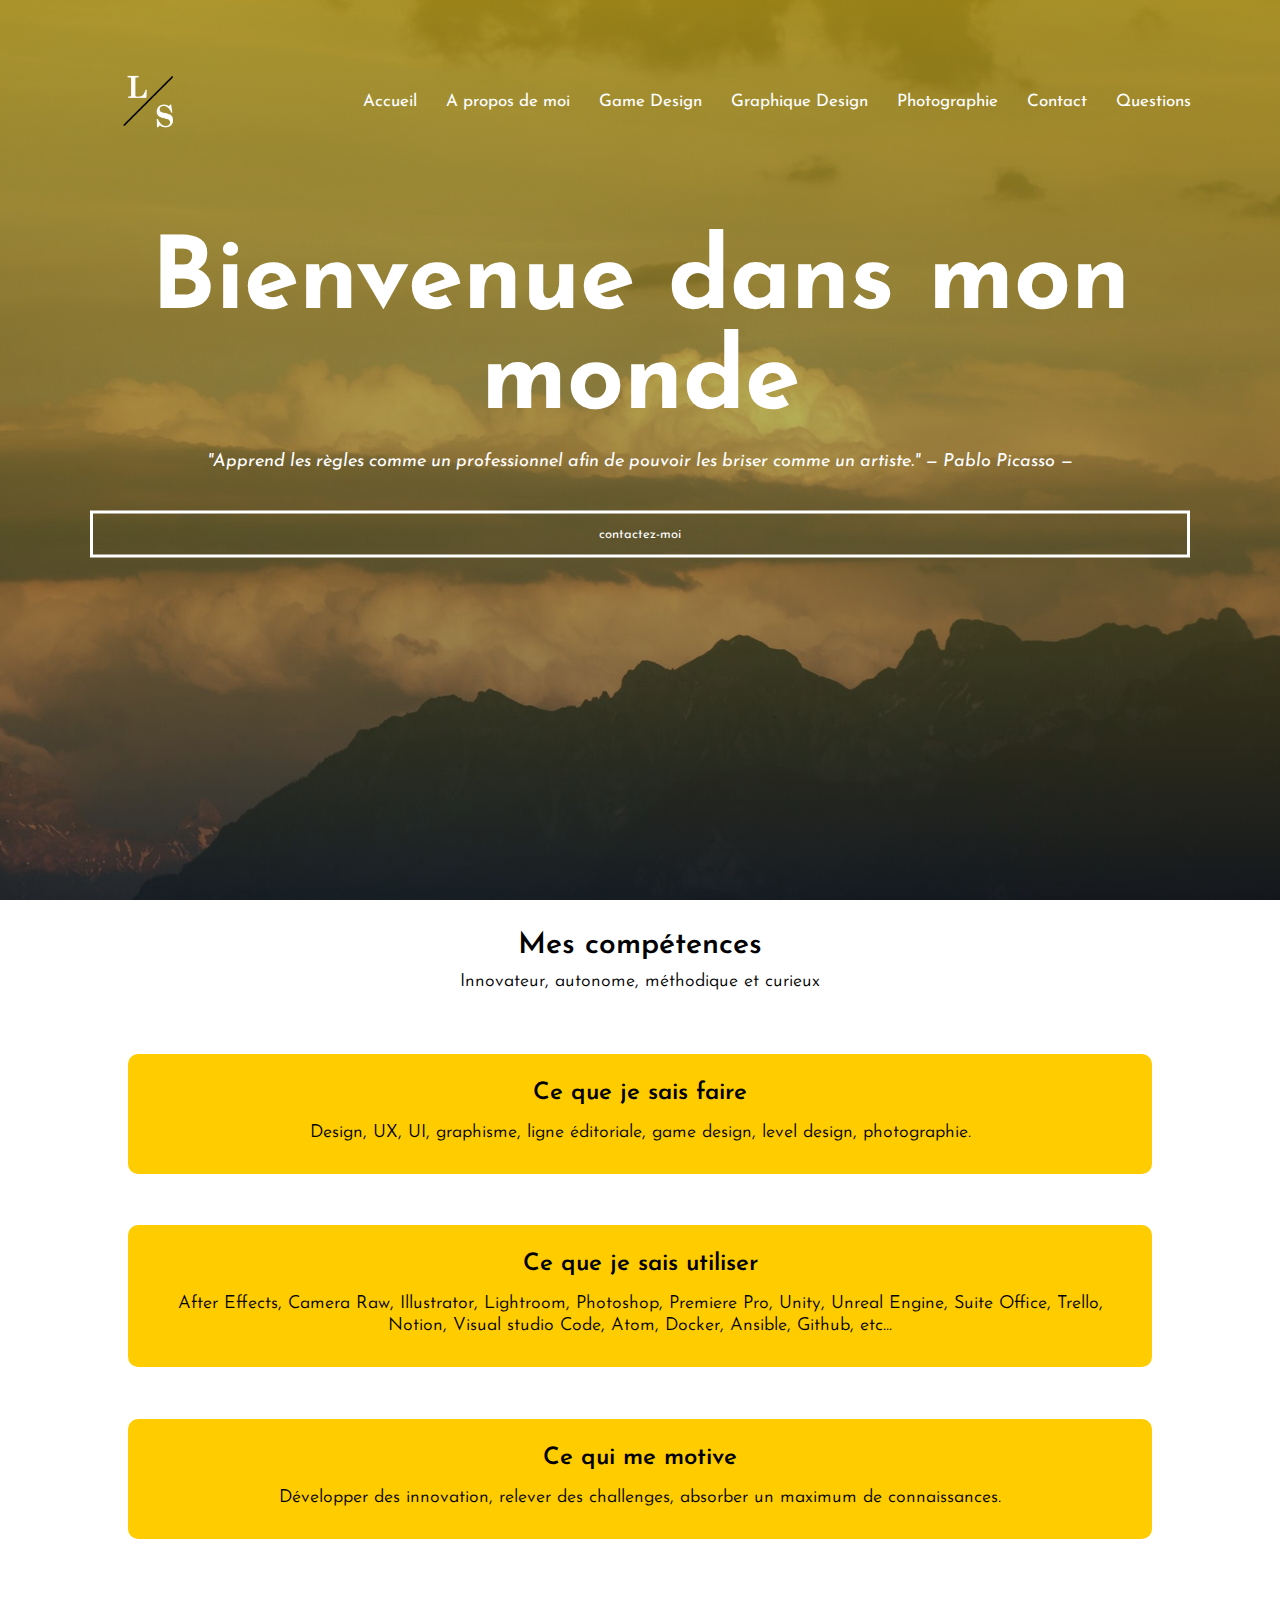
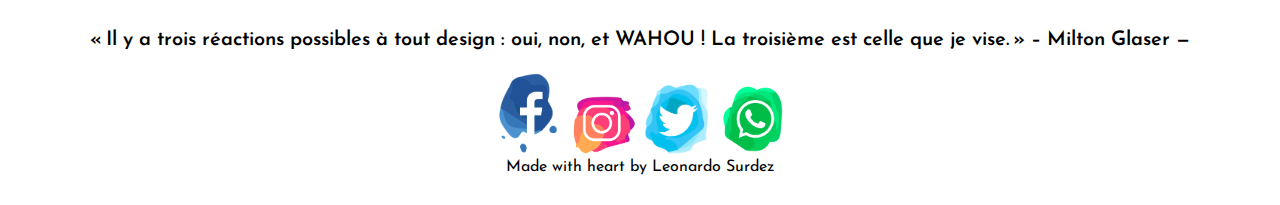
<file: index.html>
<!DOCTYPE html>
<html lang="fr">
<head>
    <meta charset="UTF-8">
    <meta http-equiv="X-UA-Compatible" content="IE=edge">
    <meta name="viewport" content="width=device-width, initial-scale=1.0">
    <title>Home</title>
    <link rel="icon" type="image/x-icon" href="./images/FavIconLogo.png">
    <link rel="stylesheet" href="style.css">
    <link rel="preconnect" href="https://fonts.googleapis.com">
    <link rel="preconnect" href="https://fonts.gstatic.com" crossorigin>
    <link href="https://fonts.googleapis.com/css2?family=Josefin+Sans:wght@300;400;700&display=swap" rel="stylesheet"> 
</head>
<body>
    <section class="header">
        <nav>
            <a href="index.html"><img src="./images/Logo.png" alt="Logo"></a>
            <div class="navigation-links" id="navigationLinks">
                <img src="./images/CloseMenuIcon.png" class="closeMenuIcon" onclick="hideMenu()" alt="CloseMenuIcon"></img>
                <ul>
                    <li><a href="index.html">Accueil</a></li>
                    <li><a href="aboutMe.html">A propos de moi</a></li>
                    <li><a href="gameDesign.html">Game Design</a></li>
                    <li><a href="graphicDesign.html">Graphique Design</a></li>
                    <li><a href="photography.html">Photographie</a></li>
                    <li><a href="contact.html">Contact</a></li>
                    <li><a href="questions.html">Questions</a></li>
                </ul>
            </div>        
        <img src="./images/BurgerMenuIcon.png" class="burgerMenuIcon" onclick="showMenu()" alt="BurgerMenuIcon"></img>
        </nav>
<div class="text-box">
    <h1>Bienvenue dans mon monde</h1>
    <cite>"Apprend les règles comme un professionnel afin de pouvoir les briser comme un artiste." — Pablo Picasso — </cite>
    <a href="contact.html" class="contact-button">contactez-moi</a>
</div>
    </section>
<!-- About me Page -->
<section class="aboutMeRecap">
    <h1>Mes compétences</h1>
    <p>Innovateur, autonome, méthodique et curieux</p>

    <div class="aboutMeRecaprow">
        <div class="aboutMeRecap-col">
            <h3> 
                Ce que je sais faire
            </h3>
            <p>
                Design, UX, UI, graphisme, ligne éditoriale, game design, level design, photographie.
            </p>
        </div>
        <div class="aboutMeRecap-col">
            <h3> 
                Ce que je sais utiliser
            </h3>
            <p>
                After Effects, Camera Raw, Illustrator, Lightroom, Photoshop, Premiere Pro, Unity, Unreal Engine, Suite Office, Trello, Notion,  Visual studio Code, Atom, Docker, Ansible, Github, etc...
            </p>
        </div>
        <div class="aboutMeRecap-col">
            <h3> 
                Ce qui me motive 
            </h3>
            <p>
                Développer des innovation, relever des challenges, absorber un maximum de connaissances.
            </p>
        </div>
    </div>

    
</section>
<!-- JavaScript Responsive Web Design -->
<script>
    var navigationLinks = document.getElementById("navigationLinks");
    function showMenu(){navigationLinks.style.right = "0"};
    function hideMenu(){navigationLinks.style.right = "-200px"};
</script>
<section class="footer">
    <div>
        <h4> 
            « Il y a trois réactions possibles à tout design : oui, non, et WAHOU ! La troisième est celle que je vise. » – Milton Glaser — 
        </h4>
        <a href="https://fr-fr.facebook.com/Meta"><img src="./images/FacebookIcon.png" alt="Facebook"></a>
        <a href="https://www.instagram.com/instagram/"><img src="./images/instagramIcon.png" alt="Instagram"></a>
        <a href="https://https://twitter.com/Twitter"><img src="./images/TwitterIcon.png" alt="Twitter"></a>
        <a href="https://web.whatsapp.com"><img src="./images/WhatsAppIcon.png" alt="WhatsApp"></a>

        <p>Made with heart by Leonardo Surdez</p>
    </div>
</section>
</body>
</html>
</file>
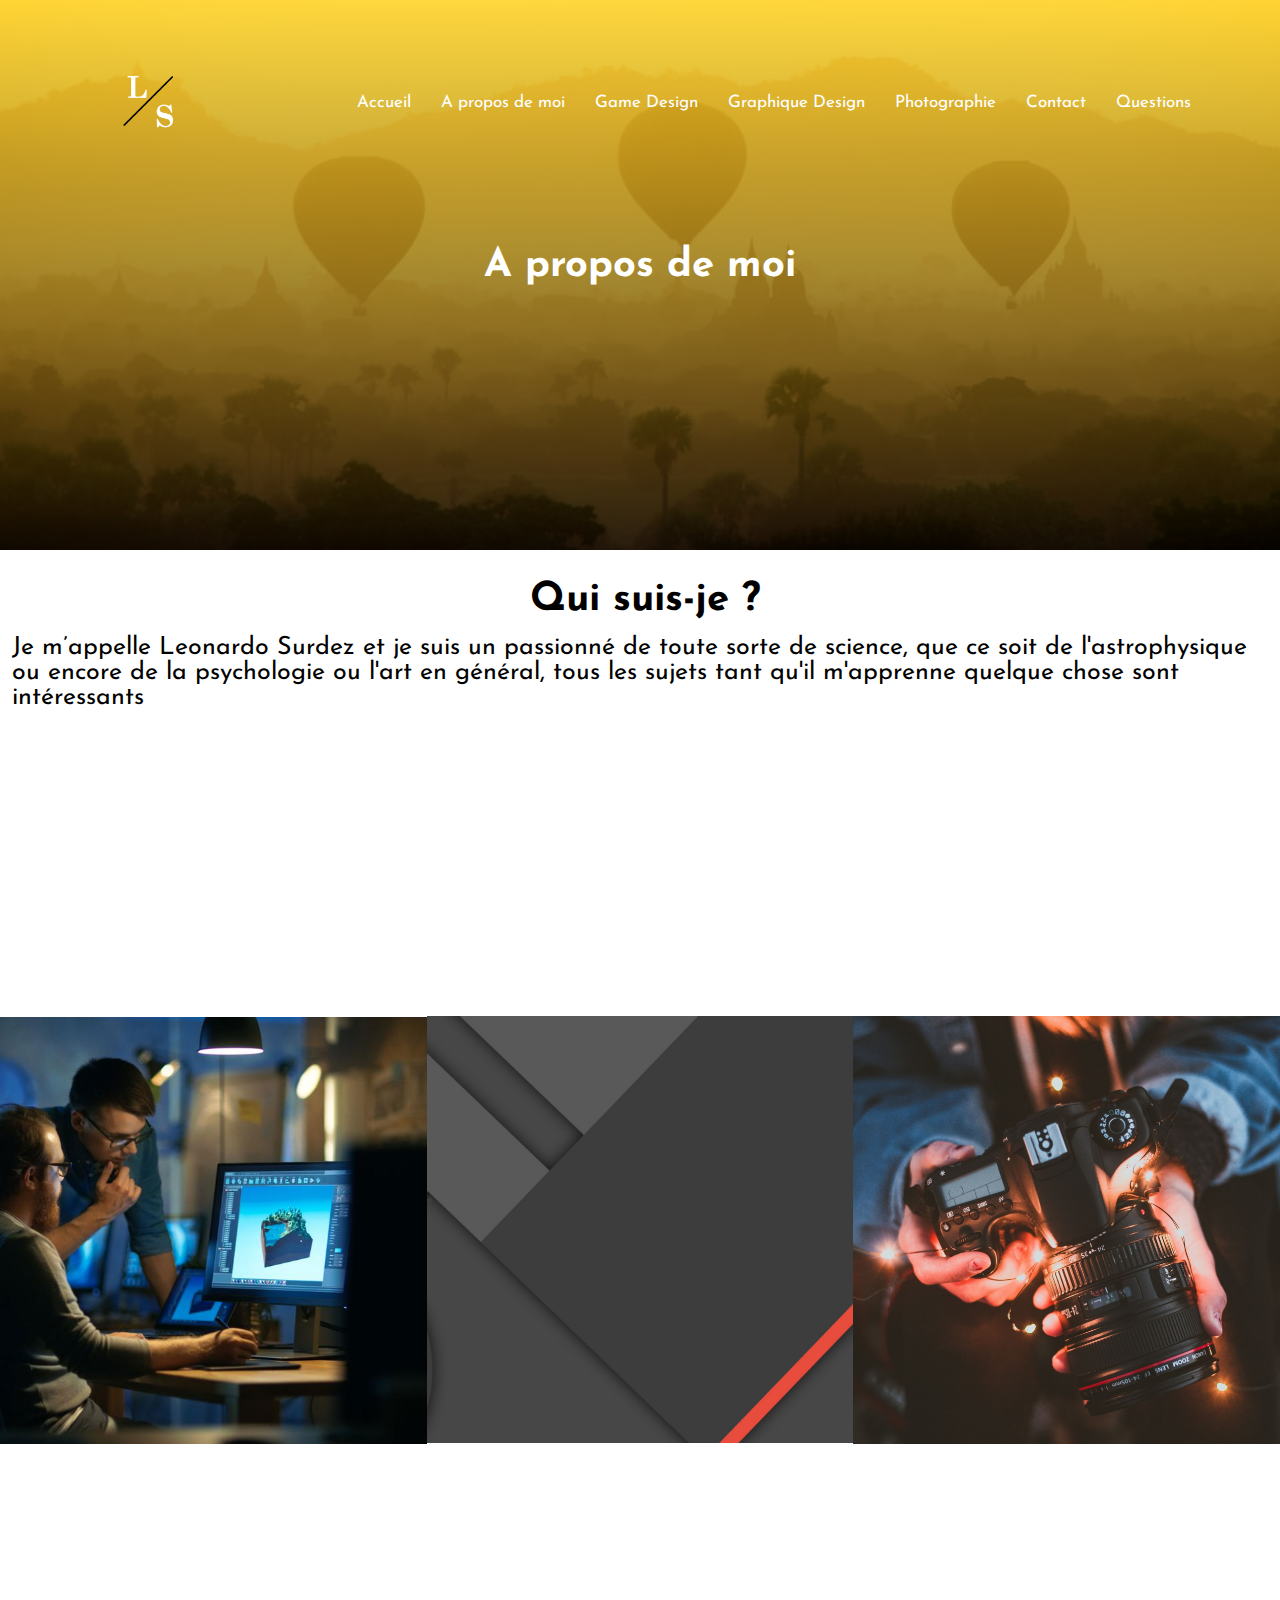
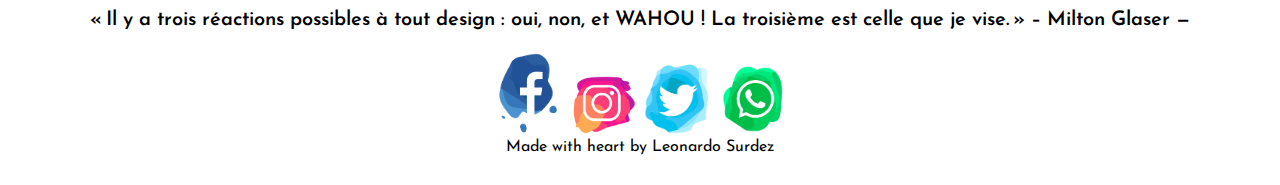
<file: aboutMe.html>
<!DOCTYPE html>
<html lang="fr">
<head>
    <meta charset="UTF-8">
    <meta http-equiv="X-UA-Compatible" content="IE=edge">
    <meta name="viewport" content="width=device-width, initial-scale=1.0">
    <title>A propos</title>
    <link rel="stylesheet" href="style.css">
    <link rel="stylesheet" href="styleAboutMe.css">
    <link rel="icon" type="image/x-icon" href="./images/FavIconLogo.png">
    <link rel="preconnect" href="https://fonts.googleapis.com">
    <link rel="preconnect" href="https://fonts.gstatic.com" crossorigin>
    <link href="https://fonts.googleapis.com/css2?family=Josefin+Sans:wght@300;400;700&display=swap" rel="stylesheet"> 
</head>
<body>
    <section class="sub-header">
        <nav>
            <a href="index.html"><img src="./images/Logo.png" alt="Logo"></a>
            <div class="navigation-links" id="navigationLinks">
                <img src="./images/CloseMenuIcon.png" class="closeMenuIcon" onclick="hideMenu()" alt="CloseMenuIcon"></img>
                <ul>
                    <li><a href="index.html">Accueil</a></li>
                    <li><a href="aboutMe.html">A propos de moi</a></li>
                    <li><a href="gameDesign.html">Game Design</a></li>
                    <li><a href="graphicDesign.html">Graphique Design</a></li>
                    <li><a href="photography.html">Photographie</a></li>
                    <li><a href="contact.html">Contact</a></li>
                    <li><a href="questions.html">Questions</a></li>
                </ul>
            </div>           
            <img src="./images/BurgerMenuIcon.png" class="burgerMenuIcon" onclick="showMenu()"></img>
        </nav>
        </div>
            <h1>A propos de moi</h1>
        </div>
    </section>
<!-- First layer -->
    <section class="aboutMe">
            <div class="aboutMerow">
                <div class="aboutMe-col">
                    <h1> 
                        Qui suis-je ?
                    </h1>
                    <p>
                        Je m’appelle Leonardo Surdez et je suis un passionné de toute sorte de science, que ce soit de l'astrophysique ou encore de la psychologie ou l'art en général, tous les sujets tant qu'il m'apprenne quelque chose sont intéressants 
                    </p>
                </div>
            </div>
    </section>
<!-- second layer  -->
    <section class="aboutMeRedirection">
        <div class="aboutMeRedirectionrow">
            <div class="aboutMeRedirection-col1">
                <div class="layer">
                    <h3>GAME DESIGN</h3>
                </div>
            </div>
            <div class="aboutMeRedirection-col2">
                <div class="layer">
                    <h3>GRAPHIC DESIGN</h3>
                </div>
            </div>
            <div class="aboutMeRedirection-col3">
                <!-- <img src="/images/photographyPicture.jpeg"> -->
                <div class="layer">
                    <h3>PHOTOGRAPHIE</h3>
                </div>
            </div>
        </div>
    </section>
    <script>
        var navigationLinks = document.getElementById("navigationLinks");
        function showMenu(){navigationLinks.style.right = "0"}
        function hideMenu(){navigationLinks.style.right = "-200px"}
    </script>
<section class="footer">
    <div>
        <h4> 
            « Il y a trois réactions possibles à tout design : oui, non, et WAHOU ! La troisième est celle que je vise. » – Milton Glaser — 
        </h4>
        <a href="https://fr-fr.facebook.com/Meta"><img src="./images/FacebookIcon.png" alt="Facebook"></a>
        <a href="https://www.instagram.com/instagram/"><img src="./images/instagramIcon.png" alt="Instagram"></a>
        <a href="https://https://twitter.com/Twitter"><img src="./images/TwitterIcon.png" alt="Twitter"></a>
        <a href="https://web.whatsapp.com"><img src="./images/WhatsAppIcon.png" alt="WhatsApp"></a>

        <p>Made with heart by Leonardo Surdez</p>
    </div>
</section>
</body>
</html>
</file>
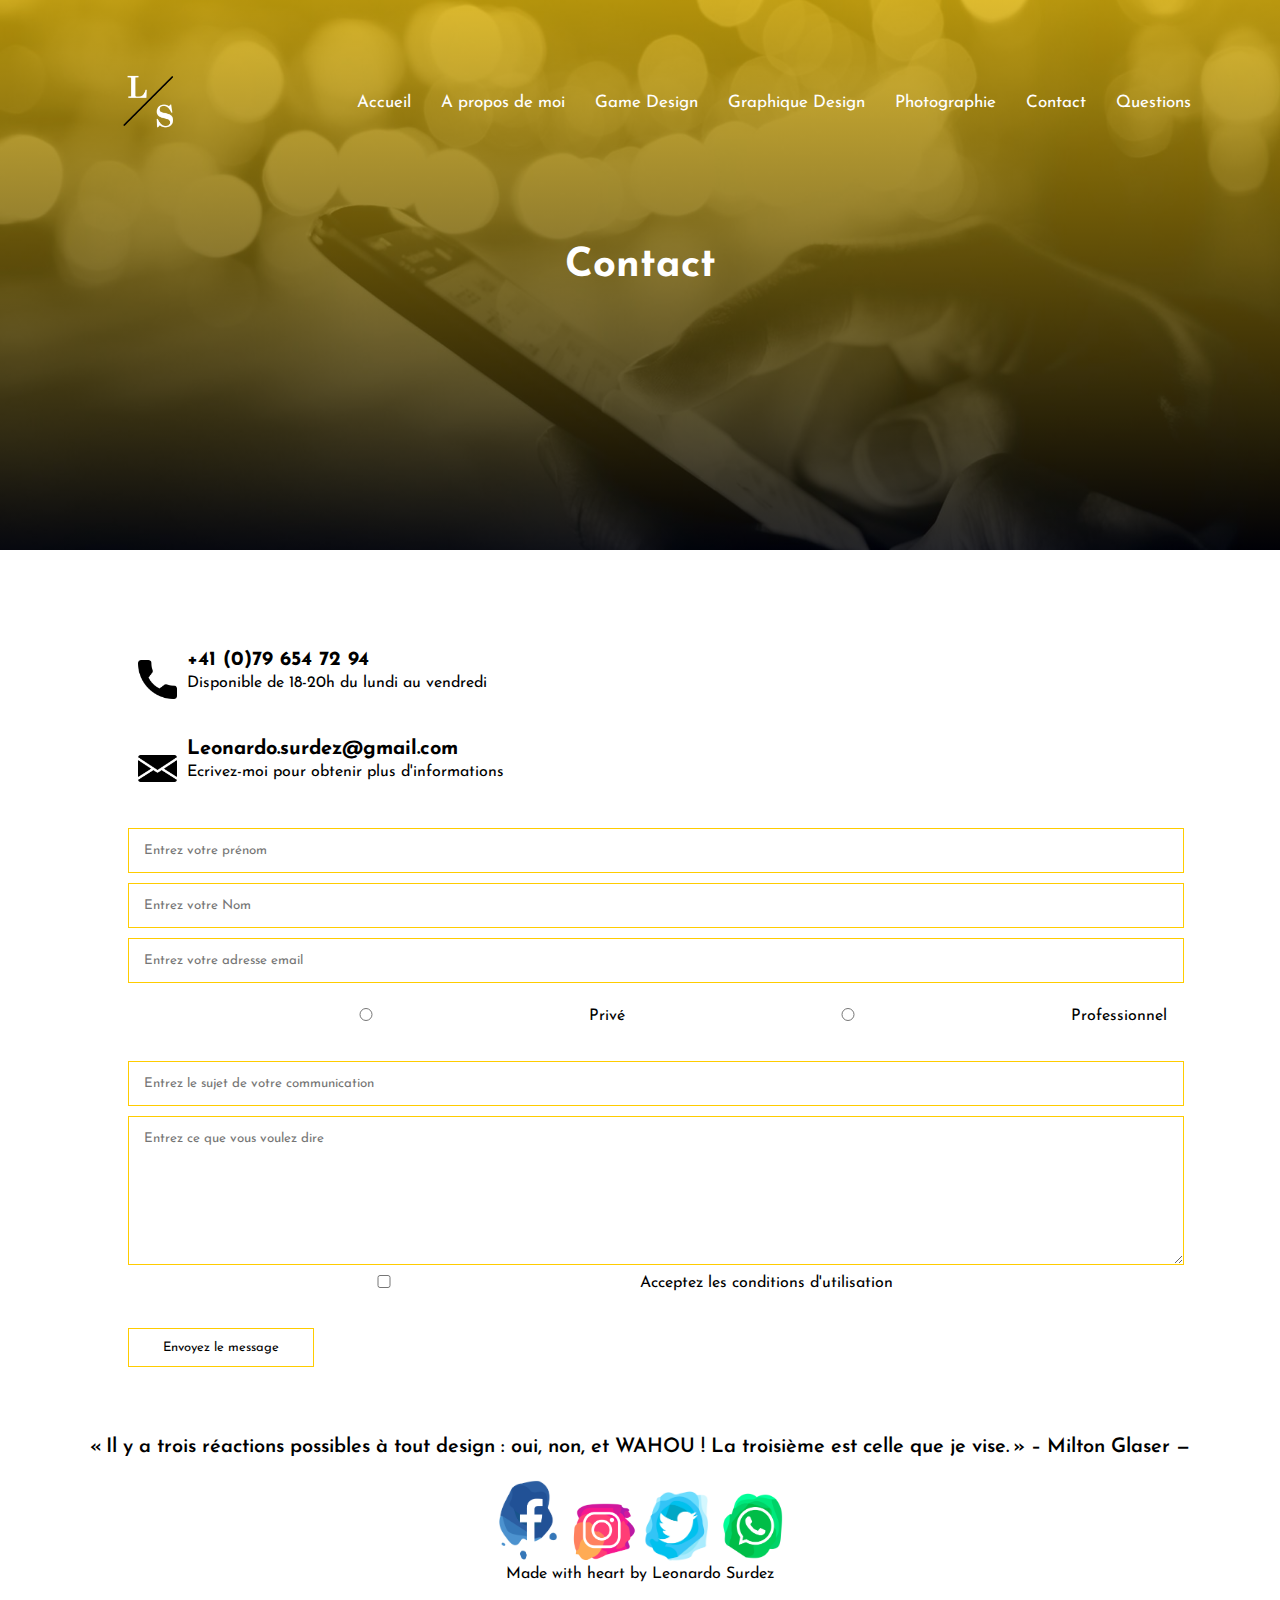
<file: contact.html>
<!DOCTYPE html>
<html lang="fr">
<head>
    <meta charset="UTF-8">
    <meta http-equiv="X-UA-Compatible" content="IE=edge">
    <meta name="viewport" content="width=device-width, initial-scale=1.0">
    <title>Contact</title>
    <link rel="stylesheet" href="style.css">
    <link rel="stylesheet" href="styleContact.css">
    <link rel="icon" type="image/x-icon" href="./images/FavIconLogo.png">
    <link rel="preconnect" href="https://fonts.googleapis.com">
    <link rel="preconnect" href="https://fonts.gstatic.com" crossorigin>
    <link href="https://fonts.googleapis.com/css2?family=Josefin+Sans:wght@300;400;700&display=swap" rel="stylesheet"> 
</head>
<body>
    <section class="sub-header">
        <nav>
            <a href="index.html"><img src="./images/Logo.png" alt="Logo"></a>
            <div class="navigation-links" id="navigationLinks">
                <img src="./images/CloseMenuIcon.png" class="closeMenuIcon" onclick="hideMenu()" alt="CloseMenuIcon"></img>
                <ul>
                    <li><a href="index.html">Accueil</a></li>
                    <li><a href="aboutMe.html">A propos de moi</a></li>
                    <li><a href="gameDesign.html">Game Design</a></li>
                    <li><a href="graphicDesign.html">Graphique Design</a></li>
                    <li><a href="photography.html">Photographie</a></li>
                    <li><a href="contact.html">Contact</a></li>
                    <li><a href="questions.html">Questions</a></li>
                </ul>
            </div>        
            <img src="./images/BurgerMenuIcon.png" class="burgerMenuIcon" onclick="showMenu()"></img>
        </nav>
        </div>
            <h1>Contact</h1>
        </div>
    </section>
    <script>
        var navigationLinks = document.getElementById("navigationLinks");
        function showMenu(){navigationLinks.style.right = "0"}
        function hideMenu(){navigationLinks.style.right = "-200px"}
    </script>
<section class="contact">
    <div class="contactrow">
        <div class="contact-col">
            <div>
                <img src="./images/callIcon.png" width="39px">
                <span>
                    <h5>+41 (0)79 654 72 94</h5>
                    <p>Disponible de 18-20h du lundi au vendredi</p>
                </span>
            </div>
            <div>
                <img src="./images/emailIcon.png" width="39px">
                <span>
                    <h5>Leonardo.surdez@gmail.com</h5>
                    <p>Ecrivez-moi pour obtenir plus d'informations</p>
                </span>
            </div>
        </div>
        <div class="contact-col">
            <form action="">
                <input type="text" placeholder="Entrez votre prénom" required>
                <input type="text" placeholder="Entrez votre Nom" required>
                <input type="email" placeholder="Entrez votre adresse email" required>
                <div class="contact-col-radio">
                    <input type="radio" id="privé"name="type-Email" value="email">
                    <label for="privé">Privé</label>          
                    <input type="radio" id="professionnel" name="type-Email">
                    <label for="professionnel">Professionnel</label>
                </div>
                <input type="text" placeholder="Entrez le sujet de votre communication" required>
                <textarea rows="9" placeholder="Entrez ce que vous voulez dire" required></textarea>
                <div class="checkbox">
                    <input type="checkbox" id="Policy" name="Policy" required>
                    <label for="Policy">Acceptez les conditions d'utilisation</label>
                </div>
                <button type="submit" class="contactMe-button" href="mailto:email@site.tld?subject=Hello&body=contact_depuis_le_site">Envoyez le message</button>
            </form>
        </div>
    </div>
</section>
<section class="footer">
    <div>
        <h4> 
            « Il y a trois réactions possibles à tout design : oui, non, et WAHOU ! La troisième est celle que je vise. » – Milton Glaser — 
        </h4>
        <a href="https://fr-fr.facebook.com/Meta"><img src="./images/FacebookIcon.png" alt="Facebook"></a>
        <a href="https://www.instagram.com/instagram/"><img src="./images/instagramIcon.png" alt="Instagram"></a>
        <a href="https://https://twitter.com/Twitter"><img src="./images/TwitterIcon.png" alt="Twitter"></a>
        <a href="https://web.whatsapp.com"><img src="./images/WhatsAppIcon.png" alt="WhatsApp"></a>

        <p>Made with heart by Leonardo Surdez</p>
    </div>
</section>
</body>
</html>
</file>
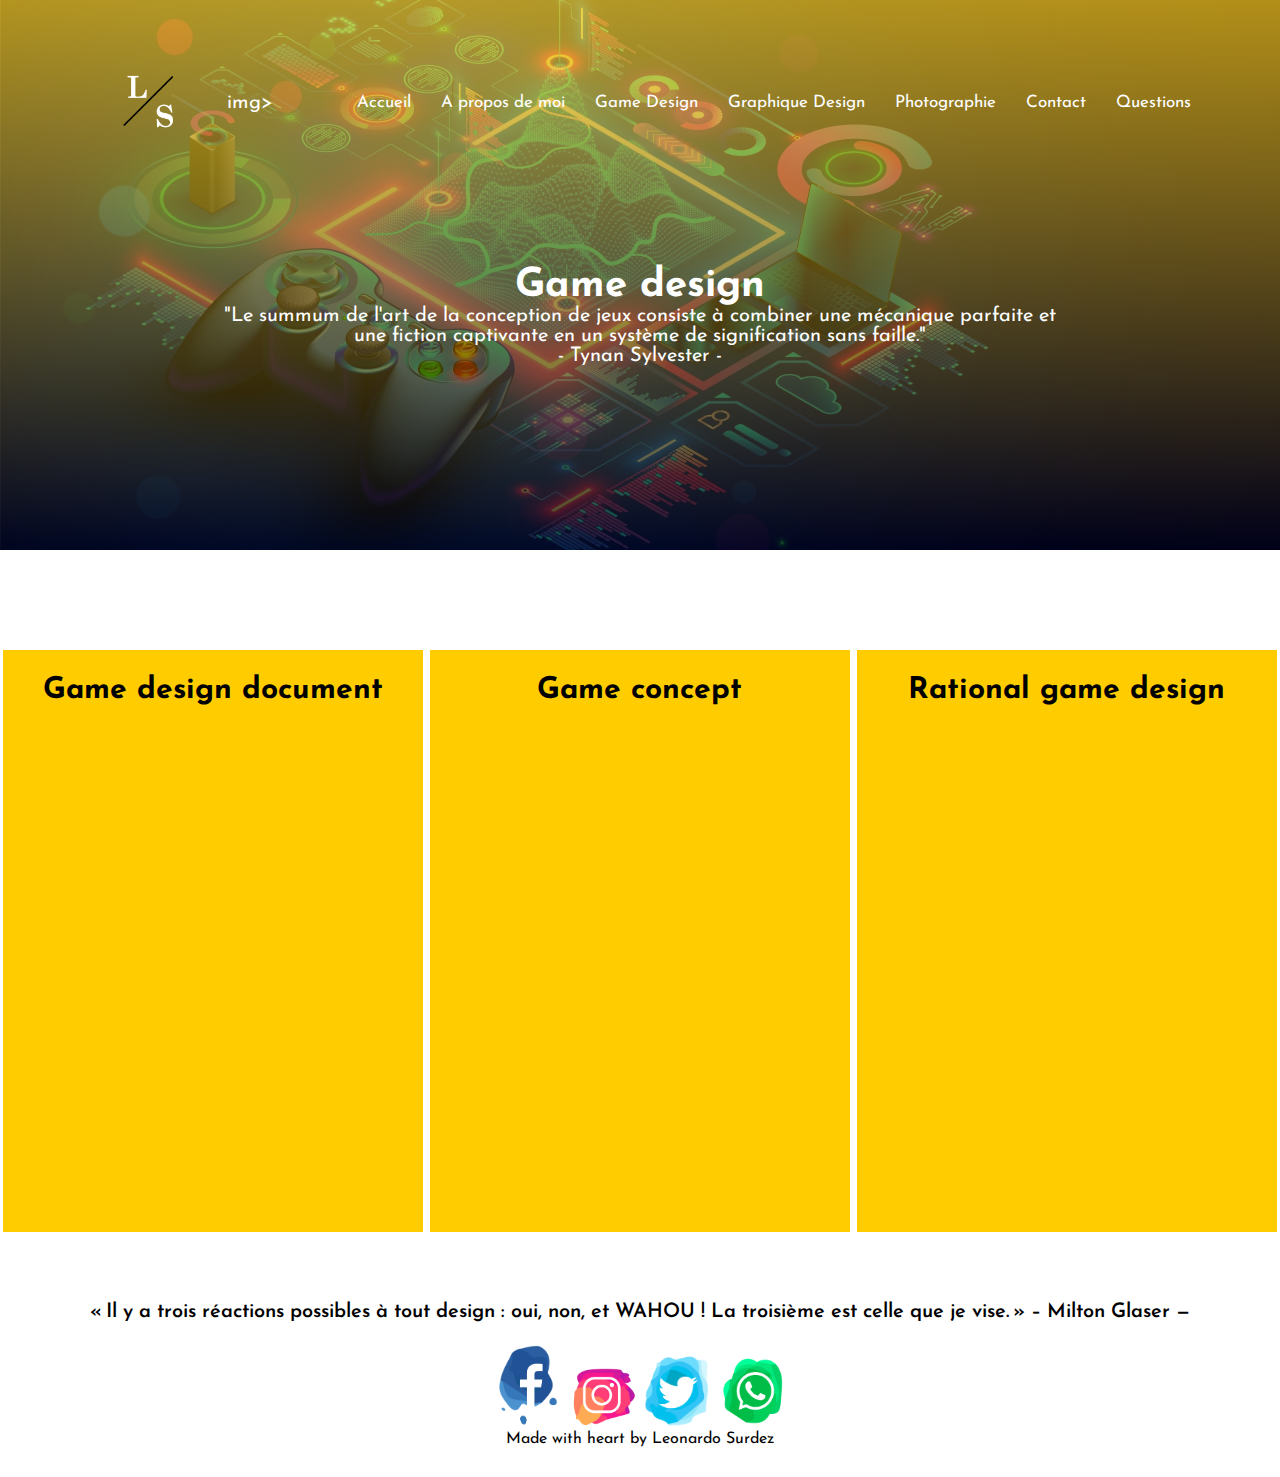
<file: gameDesign.html>
<!DOCTYPE html>
<html lang="fr">
<head>
    <meta charset="UTF-8">
    <meta http-equiv="X-UA-Compatible" content="IE=edge">
    <meta name="viewport" content="width=device-width, initial-scale=1.0">
    <title>Game design</title>
    <link rel="stylesheet" href="style.css">
    <link rel="stylesheet" href="styleGameDesign.css">
    <link rel="icon" type="image/x-icon" href="./images/FavIconLogo.png">
    <link rel="preconnect" href="https://fonts.googleapis.com">
    <link rel="preconnect" href="https://fonts.gstatic.com" crossorigin>
    <link href="https://fonts.googleapis.com/css2?family=Josefin+Sans:wght@300;400;700&display=swap" rel="stylesheet"> 
</head>
<body>
    <section class="sub-header">
        <nav>
            <a href="index.html"><img src="./images/Logo.png" alt="Logo"></a>img></a>
            <div class="navigation-links" id="navigationLinks">
                <img src="./images/CloseMenuIcon.png" class="closeMenuIcon" onclick="hideMenu()" alt="CloseMenuIcon"></img>
                <ul>
                    <li><a href="index.html">Accueil</a></li>
                    <li><a href="aboutMe.html">A propos de moi</a></li>
                    <li><a href="gameDesign.html">Game Design</a></li>
                    <li><a href="graphicDesign.html">Graphique Design</a></li>
                    <li><a href="photography.html">Photographie</a></li>
                    <li><a href="contact.html">Contact</a></li>
                    <li><a href="questions.html">Questions</a></li>
                </ul>
            </div>        
        <img src="./images/BurgerMenuIcon.png" class="burgerMenuIcon" onclick="showMenu()" alt="BurgerMenuIcon"></img>
        </nav>
        </div>
            <h1>Game design</h1>
            <p>"Le summum de l'art de la conception de jeux consiste à combiner une mécanique parfaite et <br>une fiction captivante en un système de signification sans faille."<br>- Tynan Sylvester -</p>
        </div>
    </section>
<section class="gameDesignTopic">
    <div class="gameDesignrow">
        <div class="gameDesign-col">
            <div class="layer">
                <h3>Game design document</h3>
                <p>
                    Un game design document (que l'on peut traduire en « cahier des charges du jeu »), souvent abrégé en GDD, 
                    est une notice qui, lors de la phase de conception d'un jeu vidéo, présente en détail tous les éléments
                    devant faire partie de ce jeu : gameplay (action), univers, règles, effets audio, vidéo, modélisation, aspect graphique, programmation, storyboard, etc. 
                </p>
            </div>
        </div>
        <div class="gameDesign-col">
            <div class="layer">
                <h3>Game concept</h3>
                <p>
                    Ce document de trois ou quatre pages résume le concept du jeu, les intentions et les ambitions. 
                    Il permet d’estimer le temps de production, d’établir une étude de marché mais aussi de définir le potentiel commercial, 
                    le budget, figer les pillars du gameplay, etc. 
                </p>
            </div>
        </div>
        <div class="gameDesign-col">
            <div class="layer">
                <h3>Rational game design</h3>
                <p>
                    La conception rationnelle d'un jeu consiste à se concentrer sur les éléments essentiels du gameplay
                    et à supprimer les informations inutiles. Les objectifs et les mécanismes doivent être clairs, 
                    lisibles et présentés de manière ordonnée. Un autre point essentiel de la conception rationnelle 
                    des jeux est de préserver les courbes d'apprentissage et de difficulté d'un jeu, ce qui le rendra 
                    finalement adapté à un public plus large.
                </p>
            </div>
        </div>
    </div>
</section>
<!-- toggle bruger menu -->
    <script>
        var navigationLinks = document.getElementById("navigationLinks");
        function showMenu(){navigationLinks.style.right = "0"}
        function hideMenu(){navigationLinks.style.right = "-200px"}
    </script>
<section class="footer">
    <div>
        <h4> 
            « Il y a trois réactions possibles à tout design : oui, non, et WAHOU ! La troisième est celle que je vise. » – Milton Glaser — 
        </h4>
        <a href="https://fr-fr.facebook.com/Meta"><img src="./images/FacebookIcon.png" alt="Facebook"></a>
        <a href="https://www.instagram.com/instagram/"><img src="./images/instagramIcon.png" alt="Instagram"></a>
        <a href="https://https://twitter.com/Twitter"><img src="./images/TwitterIcon.png" alt="Twitter"></a>
        <a href="https://web.whatsapp.com"><img src="./images/WhatsAppIcon.png" alt="WhatsApp"></a>

        <p>Made with heart by Leonardo Surdez</p>
    </div>
</section>
</body>
</html>
</file>
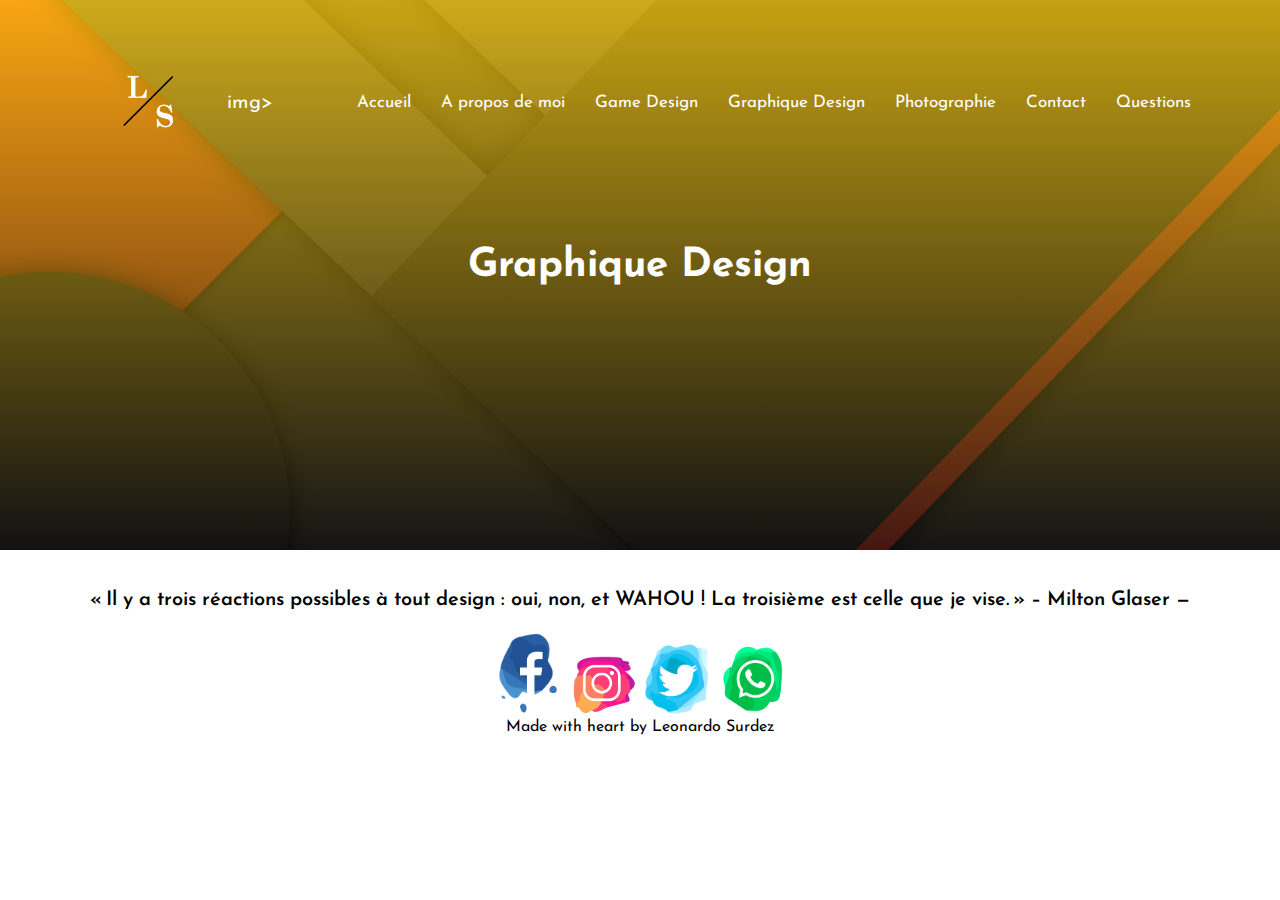
<file: graphicDesign.html>
<!DOCTYPE html>
<html lang="fr">
<head>
    <meta charset="UTF-8">
    <meta http-equiv="X-UA-Compatible" content="IE=edge">
    <meta name="viewport" content="width=device-width, initial-scale=1.0">
    <title>Graphique design</title>
    <link rel="stylesheet" href="style.css">
    <link rel="stylesheet" href="styleGraphicDesign.css">
    <link rel="icon" type="image/x-icon" href="./images/FavIconLogo.png">
    <link rel="preconnect" href="https://fonts.googleapis.com">
    <link rel="preconnect" href="https://fonts.gstatic.com" crossorigin>
    <link href="https://fonts.googleapis.com/css2?family=Josefin+Sans:wght@300;400;700&display=swap" rel="stylesheet"> 
</head>
<body>
    <section class="sub-header">
        <nav>
            <a href="index.html"><img src="./images/Logo.png" alt="Logo"></a>img></a>
            <div class="navigation-links" id="navigationLinks">
                <img src="./images/CloseMenuIcon.png" class="closeMenuIcon" onclick="hideMenu()" alt="CloseMenuIcon"></img>
                <ul>
                    <li><a href="index.html">Accueil</a></li>
                    <li><a href="aboutMe.html">A propos de moi</a></li>
                    <li><a href="gameDesign.html">Game Design</a></li>
                    <li><a href="graphicDesign.html">Graphique Design</a></li>
                    <li><a href="photography.html">Photographie</a></li>
                    <li><a href="contact.html">Contact</a></li>
                    <li><a href="questions.html">Questions</a></li>
                </ul>
            </div>        
        <img src="./images/BurgerMenuIcon.png" class="burgerMenuIcon" onclick="showMenu()" alt="BurgerMenuIcon"></img>
        </nav>
        </div>
            <h1>Graphique Design</h1>
        </div>
    </section>
    <script>
        var navigationLinks = document.getElementById("navigationLinks");
        function showMenu(){navigationLinks.style.right = "0"}
        function hideMenu(){navigationLinks.style.right = "-200px"}
    </script>
<section class="footer">
    <div>
        <h4> 
            « Il y a trois réactions possibles à tout design : oui, non, et WAHOU ! La troisième est celle que je vise. » – Milton Glaser — 
        </h4>
        <a href="https://fr-fr.facebook.com/Meta"><img src="./images/FacebookIcon.png" alt="Facebook"></a>
        <a href="https://www.instagram.com/instagram/"><img src="./images/instagramIcon.png" alt="Instagram"></a>
        <a href="https://https://twitter.com/Twitter"><img src="./images/TwitterIcon.png" alt="Twitter"></a>
        <a href="https://web.whatsapp.com"><img src="./images/WhatsAppIcon.png" alt="WhatsApp"></a>

        <p>Made with heart by Leonardo Surdez</p>
    </div>
</section>
</body>
</html>
</file>
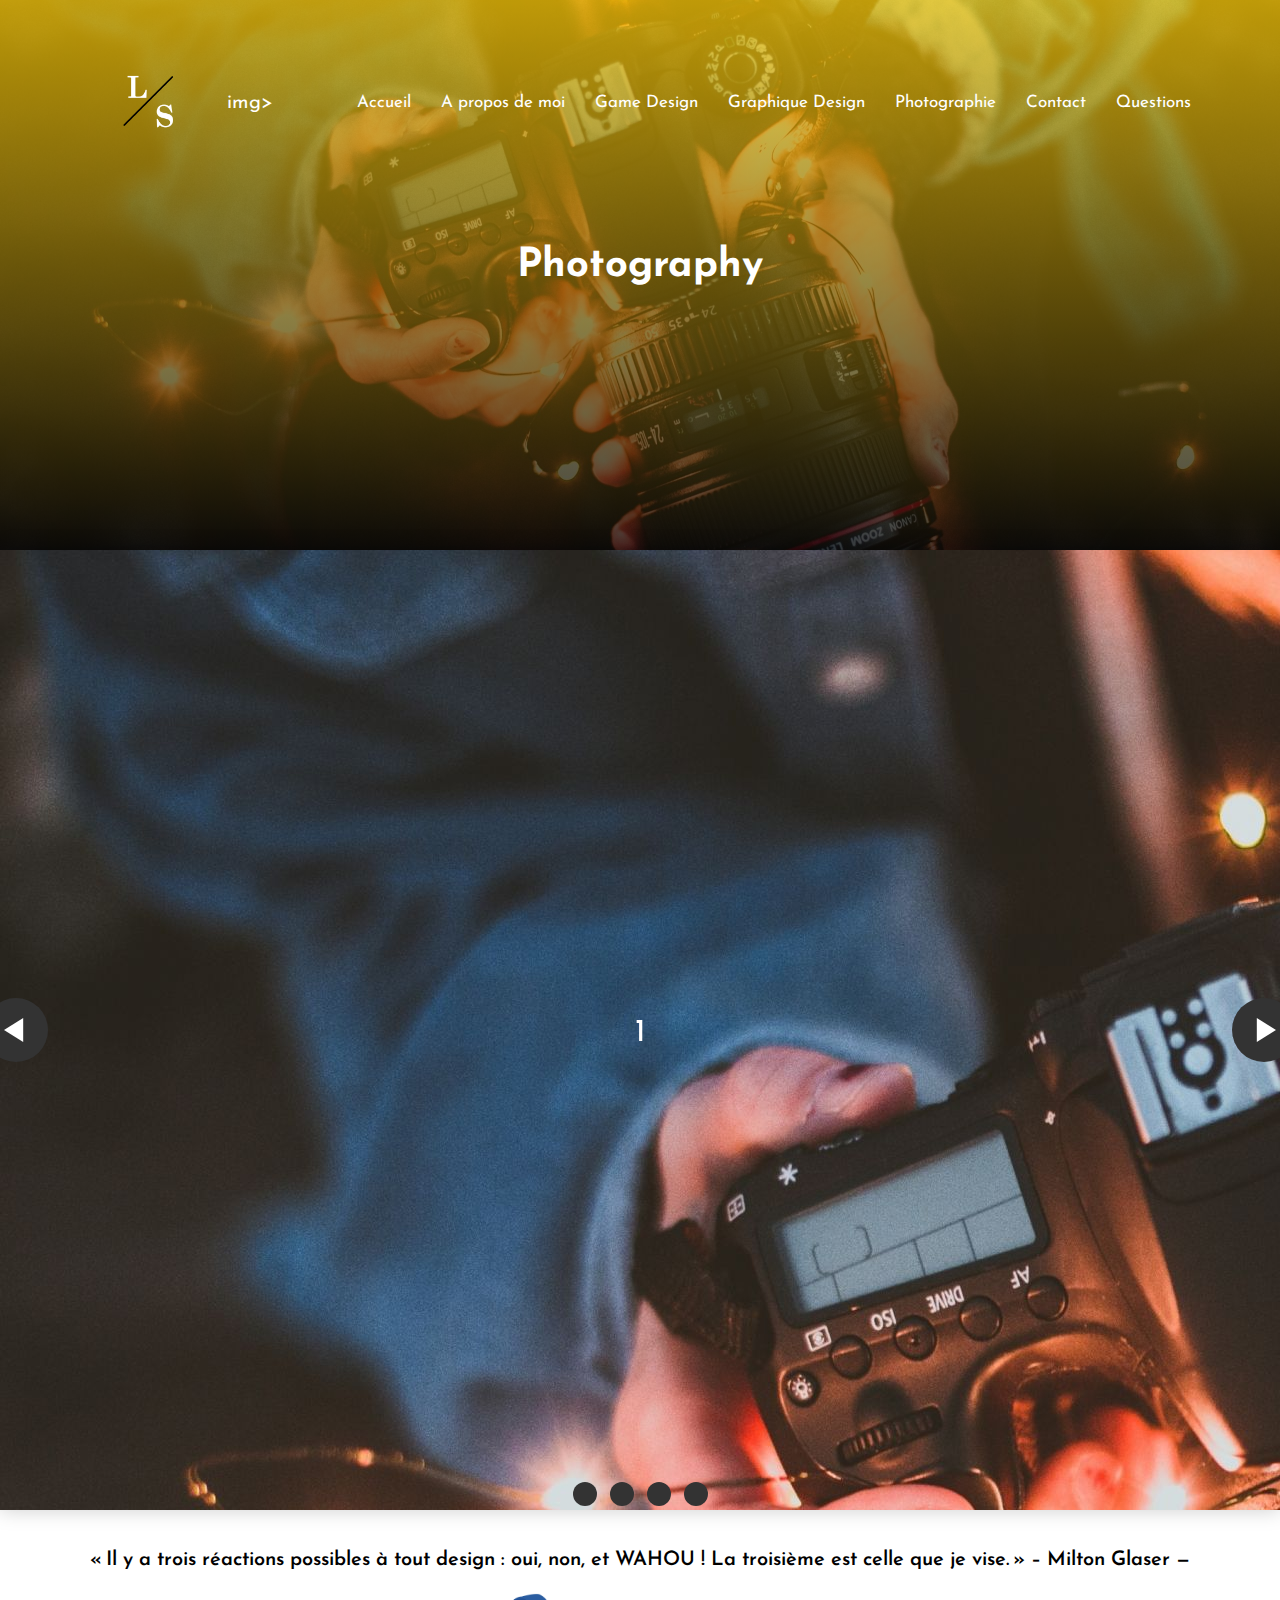
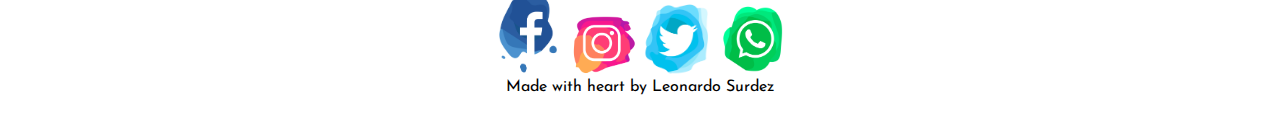
<file: photography.html>
<!DOCTYPE html>
<html lang="fr">
<head>
    <meta charset="UTF-8">
    <meta http-equiv="X-UA-Compatible" content="IE=edge">
    <meta name="viewport" content="width=device-width, initial-scale=1.0">
    <title>Photographie</title>
    <link rel="stylesheet" href="style.css">
    <link rel="stylesheet" href="stylePhotography.css">
    <link rel="icon" type="image/x-icon" href="./images/FavIconLogo.png">
    <link rel="preconnect" href="https://fonts.googleapis.com">
    <link rel="preconnect" href="https://fonts.gstatic.com" crossorigin>
    <link href="https://fonts.googleapis.com/css2?family=Josefin+Sans:wght@300;400;700&display=swap" rel="stylesheet"> 
</head>
<body>
    <section class="sub-header">
      <nav>
        <a href="index.html"><img src="./images/Logo.png" alt="Logo"></a>img></a>
        <div class="navigation-links" id="navigationLinks">
            <img src="./images/CloseMenuIcon.png" class="closeMenuIcon" onclick="hideMenu()" alt="CloseMenuIcon"></img>
            <ul>
                <li><a href="index.html">Accueil</a></li>
                <li><a href="aboutMe.html">A propos de moi</a></li>
                <li><a href="gameDesign.html">Game Design</a></li>
                <li><a href="graphicDesign.html">Graphique Design</a></li>
                <li><a href="photography.html">Photographie</a></li>
                <li><a href="contact.html">Contact</a></li>
                <li><a href="questions.html">Questions</a></li>
            </ul>
        </div>        
    <img src="./images/BurgerMenuIcon.png" class="burgerMenuIcon" onclick="showMenu()" alt="BurgerMenuIcon"></img>
      </nav>
            </div>
                <h1>Photography</h1>
            </div>
    </section>
    <script>
        var navigationLinks = document.getElementById("navigationLinks");
        function showMenu(){navigationLinks.style.right = "0"}
        function hideMenu(){navigationLinks.style.right = "-200px"}
    </script>
<!-- ALBUM -->
<section class="carousel" aria-label="Gallery">
  <ol class="carousel__viewport">
    <li id="carousel__slide1" tabindex="0" class="carousel__slide">
      <div class="carousel__snapper">
        <a href="#carousel__slide4" class="carousel__prev">Go to last slide</a>
        <a href="#carousel__slide2" class="carousel__next">Go to next slide</a>
      </div>
    </li>
    <li id="carousel__slide2" tabindex="0" class="carousel__slide">
      <div class="carousel__snapper"></div>
      <a href="#carousel__slide1" class="carousel__prev">Go to previous slide</a>
      <a href="#carousel__slide3" class="carousel__next">Go to next slide</a>
    </li>
    <li id="carousel__slide3" tabindex="0" class="carousel__slide">
      <div class="carousel__snapper"></div>
      <a href="#carousel__slide2" class="carousel__prev">Go to previous slide</a>
      <a href="#carousel__slide4" class="carousel__next">Go to next slide</a>
    </li>
    <li id="carousel__slide4" tabindex="0" class="carousel__slide">
      <div class="carousel__snapper"></div>
      <a href="#carousel__slide3" class="carousel__prev">Go to previous slide</a>
      <a href="#carousel__slide1" class="carousel__next">Go to first slide</a>
    </li>
  </ol>
  <aside class="carousel__navigation">
    <ol class="carousel__navigation-list">
      <li class="carousel__navigation-item">
        <a href="#carousel__slide1" class="carousel__navigation-button">Go to slide 1</a>
      </li>
      <li class="carousel__navigation-item">
        <a href="#carousel__slide2" class="carousel__navigation-button">Go to slide 2</a>
      </li>
      <li class="carousel__navigation-item">
        <a href="#carousel__slide3" class="carousel__navigation-button">Go to slide 3</a>
      </li>
      <li class="carousel__navigation-item">
        <a href="#carousel__slide4" class="carousel__navigation-button">Go to slide 4</a>
      </li>
    </ol>
  </aside>
</section>
<section class="footer">
  <div>
    <h4> 
        « Il y a trois réactions possibles à tout design : oui, non, et WAHOU ! La troisième est celle que je vise. » – Milton Glaser — 
    </h4>
    <a href="https://fr-fr.facebook.com/Meta"><img src="./images/FacebookIcon.png" alt="Facebook"></a>
    <a href="https://www.instagram.com/instagram/"><img src="./images/instagramIcon.png" alt="Instagram"></a>
    <a href="https://https://twitter.com/Twitter"><img src="./images/TwitterIcon.png" alt="Twitter"></a>
    <a href="https://web.whatsapp.com"><img src="./images/WhatsAppIcon.png" alt="WhatsApp"></a>

    <p>Made with heart by Leonardo Surdez</p>
</div>
</section>
</body>
</html>
</file>
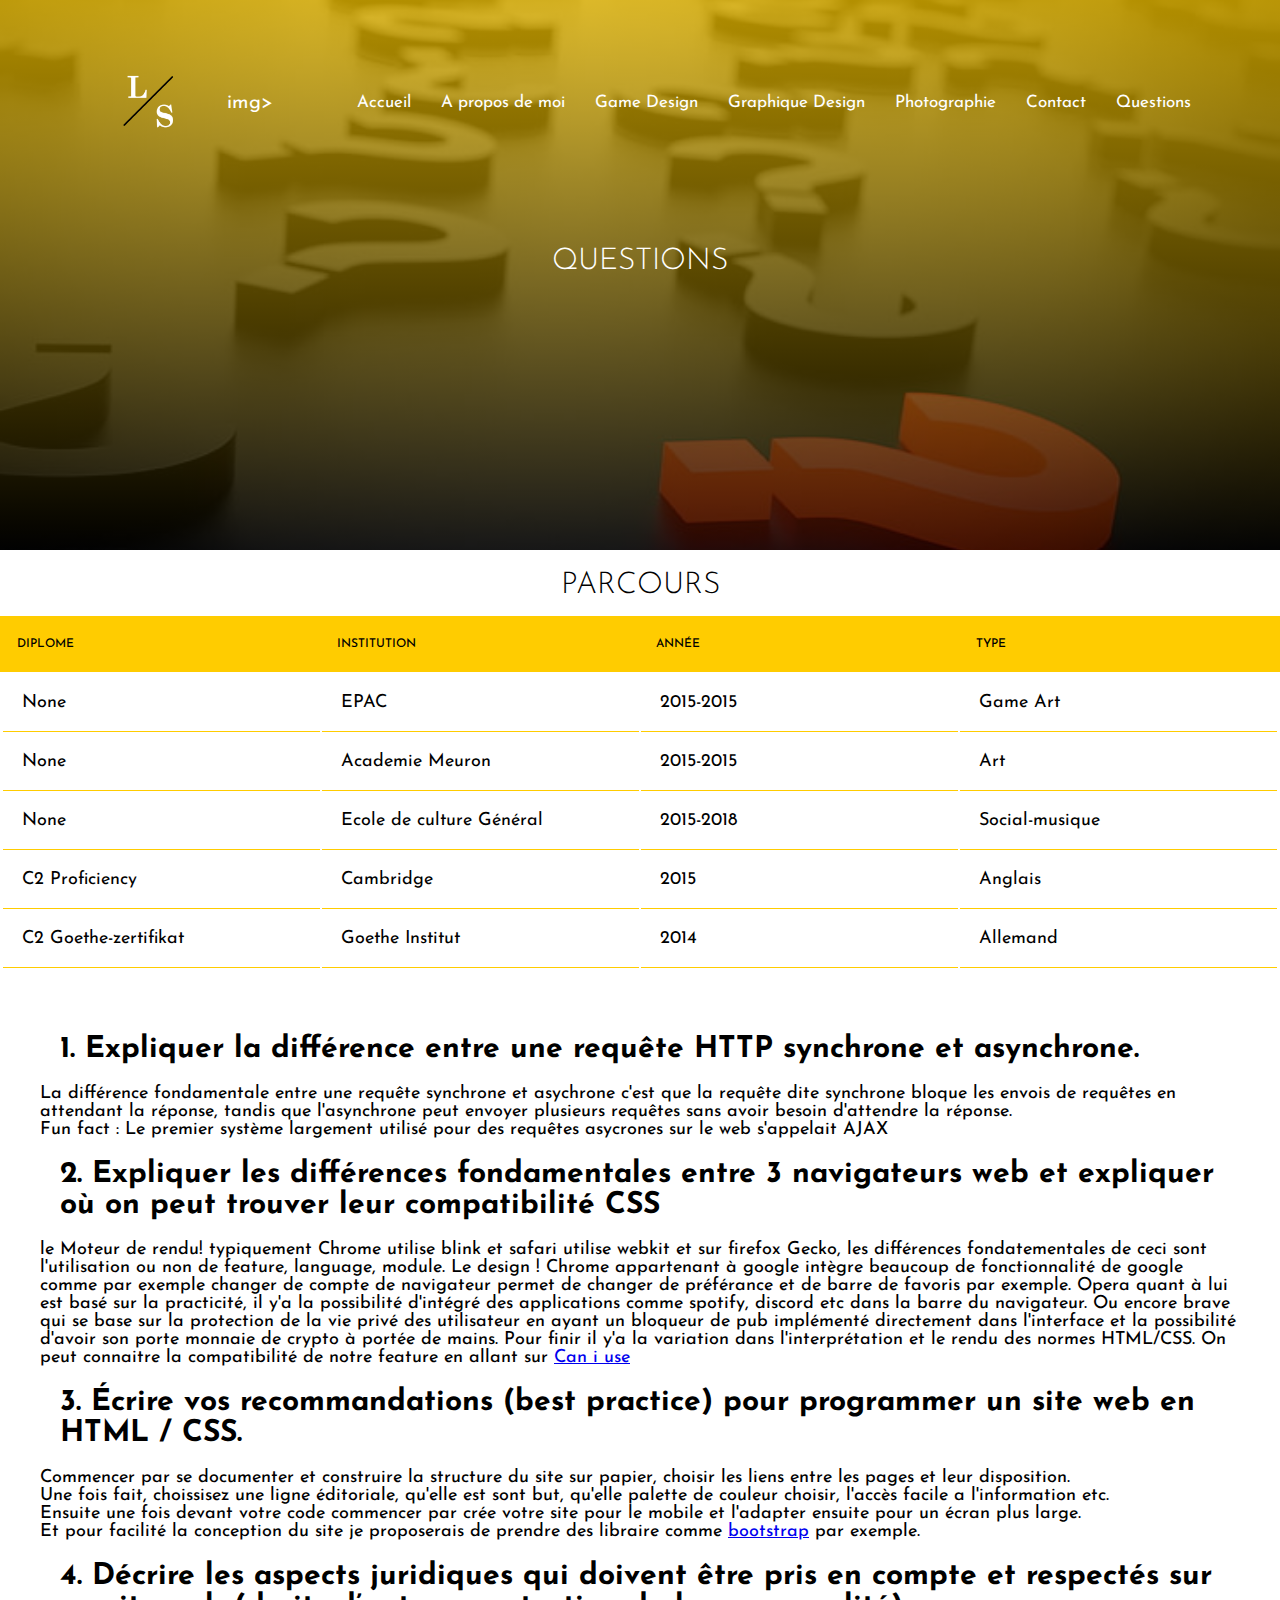
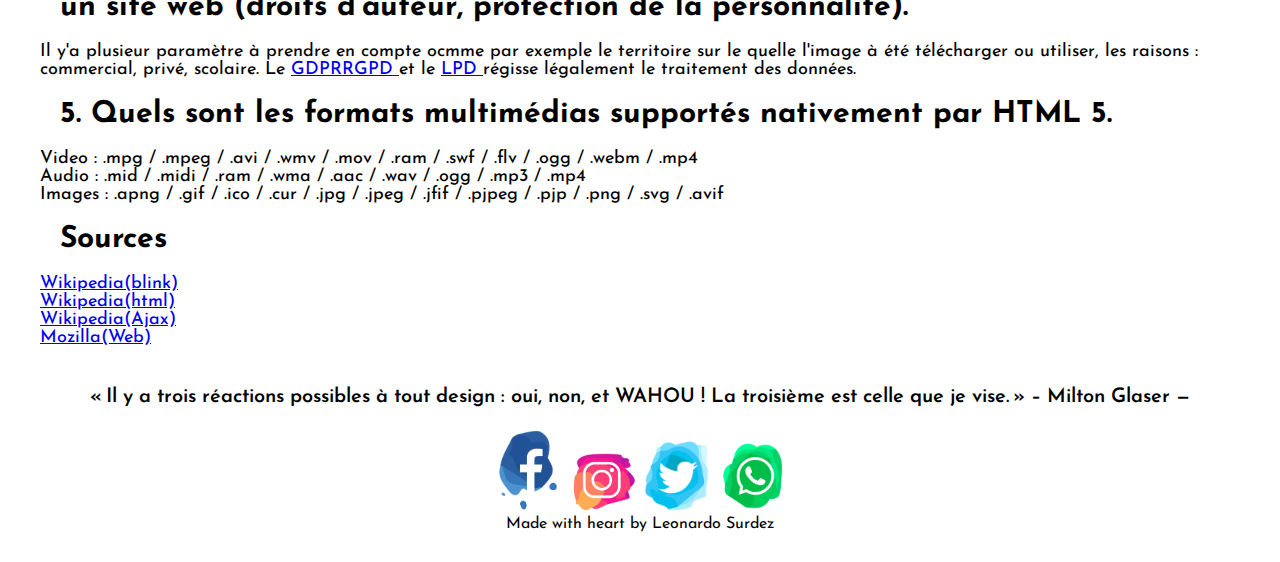
<file: questions.html>
<!DOCTYPE html>
<html lang="fr">
<head>
    <meta charset="UTF-8">
    <meta http-equiv="X-UA-Compatible" content="IE=edge">
    <meta name="viewport" content="width=device-width, initial-scale=1.0">
    <title>Questions</title>
    <link rel="stylesheet" href="style.css">
    <link rel="stylesheet" href="styleQuestion.css">
    <link rel="preconnect" href="https://fonts.googleapis.com">
    <link rel="preconnect" href="https://fonts.gstatic.com" crossorigin>
    <link href="https://fonts.googleapis.com/css2?family=Josefin+Sans:wght@300;400;700&display=swap" rel="stylesheet"> 
</head>
<body>
    <section class="sub-header">
      <nav>
        <a href="index.html"><img src="./images/Logo.png" alt="Logo"></a>img></a>
        <div class="navigation-links" id="navigationLinks">
            <img src="./images/CloseMenuIcon.png" class="closeMenuIcon" onclick="hideMenu()" alt="CloseMenuIcon"></img>
            <ul>
                <li><a href="index.html">Accueil</a></li>
                <li><a href="aboutMe.html">A propos de moi</a></li>
                <li><a href="gameDesign.html">Game Design</a></li>
                <li><a href="graphicDesign.html">Graphique Design</a></li>
                <li><a href="photography.html">Photographie</a></li>
                <li><a href="contact.html">Contact</a></li>
                <li><a href="questions.html">Questions</a></li>
            </ul>
        </div>        
    <img src="./images/BurgerMenuIcon.png" class="burgerMenuIcon" onclick="showMenu()" alt="BurgerMenuIcon"></img>
    </nav>
        <div>
            <h1>Questions</h1>
        </div>
    </section>
    <!-- TABLEAU -->
    <section>
        <h1>Parcours</h1>
        <div class="tbl-header">
          <table>
            <thead>
              <tr>
                <th>Diplome</th>
                <th>Institution</th>
                <th>Année</th>
                <th>Type</th>
              </tr>
            </thead>
          </table>
        </div>
        <div class="tbl-content">
          <table>
            <tbody>
              <tr>
                <td>None</td>
                <td>EPAC</td>
                <td>2015-2015</td>
                <td>Game Art</td>
              </tr>
              <tr>
                <td>None</td>
                <td>Academie Meuron</td>
                <td>2015-2015</td>
                <td>Art</td>
              </tr>
              <tr>
                <td>None</td>
                <td>Ecole de culture Général</td>
                <td>2015-2018</td>
                <td>Social-musique</td>
              </tr>
              <tr>
                <td>C2 Proficiency</td>
                <td>Cambridge</td>
                <td>2015</td>
                <td>Anglais</td>
              </tr>
              <tr>
                <td>C2 Goethe-zertifikat</td>
                <td>Goethe Institut</td>
                <td>2014</td>
                <td>Allemand</td>
              </tr>
              <tr>
                <td>Bachelor bac+4 </td>
                <td>Gobelin</td>
                <td>2018-2021</td>
                <td>Game design, level design, UI/UX design</td>
              </tr>
            </tbody>
          </table>
        </div>
      </section>
<!-- QUESTION-RÉPONSE -->
      <section class="questionAnswer">
          <h3>1. Expliquer la différence entre une requête HTTP synchrone et asynchrone.</h3>
            <p> 
              La différence fondamentale entre une requête synchrone et asychrone c'est que la requête dite synchrone bloque les envois de requêtes en attendant la réponse, tandis que l'asynchrone peut envoyer plusieurs requêtes sans avoir besoin d'attendre la réponse.<br>
              Fun fact : Le premier système largement utilisé pour des requêtes asycrones sur le web s'appelait AJAX
            </p>
            <h3>2. Expliquer les différences fondamentales entre 3 navigateurs web et expliquer où on peut
            trouver leur compatibilité CSS</h3>
            <p>
                le Moteur de rendu! typiquement Chrome utilise blink et safari utilise webkit et sur firefox Gecko, les différences fondatementales de ceci sont l'utilisation ou non de feature, language, module. 
                Le design ! Chrome appartenant à google intègre beaucoup de fonctionnalité de google comme par exemple changer de compte de navigateur permet de changer de préférance et de barre de favoris par exemple. Opera quant à lui est basé sur la practicité, il y'a la possibilité d'intégré des applications comme spotify, discord etc dans la barre du navigateur. 
                Ou encore brave qui se base sur la protection de la vie privé des utilisateur en ayant un bloqueur de pub implémenté directement dans l'interface et la possibilité d'avoir son porte monnaie de crypto à portée de mains.
                Pour finir il y'a la variation dans l'interprétation et le rendu des normes HTML/CSS.
                On peut connaitre la compatibilité de notre feature en allant sur <a href="https://caniuse.com/">Can i use</a>
            </p>

            <h3>3. Écrire vos recommandations (best practice) pour programmer un site web en HTML / CSS.</h3>
            <p>Commencer par se documenter et construire la structure du site sur papier, choisir les liens entre les pages et leur disposition. <br>
                Une fois fait, choissisez une ligne éditoriale, qu'elle est sont but, qu'elle palette de couleur choisir, l'accès facile a l'information etc. <br>
                Ensuite une fois devant votre code commencer par crée votre site pour le mobile et l'adapter ensuite pour un écran plus large. <br>
                Et pour facilité la conception du site je proposerais de prendre des libraire comme <a href="https://getbootstrap.com/">bootstrap</a> par exemple. </p>
            <h3>4. Décrire les aspects juridiques qui doivent être pris en compte et respectés sur un site web
            (droits d’auteur, protection de la personnalité).</h3>
                <p>Il y'a plusieur paramètre à prendre en compte ocmme par exemple le territoire sur le quelle l'image à été télécharger ou utiliser, les raisons : commercial, privé, scolaire. Le <a href="https://www.lexr.ch/data-protection/?utm_source=google&utm_medium=cpc&utm_campaign=gdpr&utm_term=data-protection&utm_term=%2Bgdpr%20%2Blegal&utm_campaign=&utm_source=adwords&utm_medium=ppc&hsa_acc=2261036186&hsa_cam=10077288856&hsa_grp=103768055923&hsa_ad=448001828090&hsa_src=g&hsa_tgt=kwd-562381538792&hsa_kw=%2Bgdpr%20%2Blegal&hsa_mt=b&hsa_net=adwords&hsa_ver=3&gclid=Cj0KCQiAuP-OBhDqARIsAD4XHpeGlR86oTpM99OjTXWOwSm2k1phwIR6jPEMsY3goPnI2WfA6NjEmYMaAjkYEALw_wcB">GDPR</a><a href="https://www.kmu.admin.ch/kmu/fr/home/savoir-pratique/gestion-pme/e-commerce/reglementation-ue-pour-la-protection-des-donnees.html">RGPD </a>et le <a href="https://www.fedlex.admin.ch/eli/cc/1993/1945_1945_1945/fr">LPD </a> régisse légalement le traitement des données. </p>
            <h3>5. Quels sont les formats multimédias supportés nativement par HTML 5.</h3>
                <p>Video : .mpg / .mpeg / .avi / .wmv / .mov / .ram / .swf / .flv / .ogg / .webm / .mp4</p>
                <p>Audio : .mid / .midi / .ram / .wma / .aac / .wav / .ogg / .mp3 / .mp4 </p>
                <p>Images : .apng / .gif / .ico / .cur / .jpg / .jpeg / .jfif / .pjpeg / .pjp / .png / .svg / .avif</p>
            <h3>Sources</h3>
                <p><a href="https://fr.wikipedia.org/wiki/Blink_(moteur_de_rendu)">Wikipedia(blink)</a></p>
                <p><a href="https://fr.wikipedia.org/wiki/Moteur_de_rendu_HTML">Wikipedia(html)</a></p>
                <p><a href="https://fr.wikipedia.org/wiki/Ajax_(informatique)">Wikipedia(Ajax)</a></p>
                <p><a href="https://developer.mozilla.org/en-US/docs/Learn/Getting_started_with_the_web">Mozilla(Web)</a></p>
                
      </section>
    <script>
        var navigationLinks = document.getElementById("navigationLinks");
        function showMenu(){navigationLinks.style.right = "0"}
        function hideMenu(){navigationLinks.style.right = "-200px"}
    </script>
<section class="footer">
  <div>
    <h4> 
        « Il y a trois réactions possibles à tout design : oui, non, et WAHOU ! La troisième est celle que je vise. » – Milton Glaser — 
    </h4>
    <a href="https://fr-fr.facebook.com/Meta"><img src="./images/FacebookIcon.png" alt="Facebook"></a>
    <a href="https://www.instagram.com/instagram/"><img src="./images/instagramIcon.png" alt="Instagram"></a>
    <a href="https://https://twitter.com/Twitter"><img src="./images/TwitterIcon.png" alt="Twitter"></a>
    <a href="https://web.whatsapp.com"><img src="./images/WhatsAppIcon.png" alt="WhatsApp"></a>

    <p>Made with heart by Leonardo Surdez</p>
</div>
</section>
</body>
</html>
</file>
<file: style.css>
* {
  margin: 0;
  padding: 0;
  font-family: "Josefin Sans", sans-serif;
}
.header {
  min-height: 100vh;
  width: 100%;
  background-image: linear-gradient(
      rgba(255, 204, 0, 0.534),
      rgba(46, 46, 56, 0.2)
    ),
    url(./images/Mountain.jpg);
  background-position: center;
  background-size: cover;
  position: relative;
}
nav {
  display: flex;
  padding: 2% 6%;
  justify-content: space-between;
  align-items: center;
}

nav img {
  width: 150px;
}

.navigation-links {
  flex: 1;
  text-align: right;
}

.navigation-links ul li {
  list-style: none;
  display: inline-block;
  padding: 8px 12px;
  position: relative;
}

.navigation-links ul li a {
  color: #fff;
  text-decoration: none;
  font-size: 17px;
}

.navigation-links ul li::after {
  content: "";
  width: 0%;
  height: 2px;
  background: rgb(255, 204, 0);
  display: block;
  margin: auto;
  transition: 0.5s;
}

.navigation-links ul li:hover::after {
  width: 100%;
}

.text-box {
  width: 100%;
  color: #fff;
  position: absolute;
  top: 400px;
  left: 50%;
  transform: translate(-50%, -50%);
  text-align: center;
  justify-content: space-around;
  display: flex;
  flex-direction: column;
  flex-wrap: wrap;
}

.text-box h1 {
  font-size: 100px;
  margin-top: 10px;
}

.text-box cite {
  margin: 20px 20px;
  font-size: 18px;
  color: #fff;
}

.contact-button {
  text-align: center;
  text-decoration: none;
  color: #fff;
  border: 3px solid #fff;
  padding: 14px ;
  margin: 20px 90px;
  font-size: 13px;
  background: transparent;
  cursor: pointer;
}

.contact-button:hover {
  border: 3px solid rgb(146, 139, 112);
  background: rgba(255, 204, 0, 0.788);
  transition: 1s;
}

.closeMenuIcon {
  display: none;
}

.burgerMenuIcon {
  display: none;
}

/* about me recap home page */
.aboutMeRecap {
  width: 80%;
  margin: auto;
  text-align: center;
  padding-top: 30px;
  justify-content: space-around;
  display: flex;
  flex-direction: column;
}

.aboutMeRecap-col h3 {
  text-align: center;
  font-weight: 600;
  font-size: 24px;
  margin: 7px 70px;
}
.aboutMeRecap h1 {
  font-size: 30px;
  font-weight: 600;
}

.aboutMeRecap p {
  color: rgb(0, 0, 0);
  font-size: 18px;
  font-weight: 350;
  line-height: 22px;
  padding: 10px;
}

.aboutMeRecaprow {
  margin-top: 5%;
}

.aboutMeRecap-col {
  flex-basis: 31%;
  background: rgba(255, 204, 0, 1);
  border-radius: 10px;
  margin-bottom: 5%;
  padding: 20px 12px;
  box-sizing: border-box;
  transition: 0.4s;
  color: rgb(0, 0, 0);
}


/* about me recap home page Hover */
.aboutMeRecap-col:hover {
  box-shadow: 0 3px 20px 10px rgba(255, 204, 0, 0.411);
  background: rgba(255, 204, 0, 0.822);
}

/* media query */
@media (max-width: 640px) {
  /* Navigation bar */
  .text-box h1 {
    font-size: 70px;
  }
  .navigation-links ul li {
    display: block;
  }
  .navigation-links {
    position: absolute;
    background: rgb(255, 204, 0);
    height: 100vh;
    width: 200px;
    top: 0;
    right: -200px;
    text-align: left;
    z-index: 2;
    transition: 0.7s;
  }
  .navigation-links ul li a {
    color: rgb(46, 46, 56);
    text-decoration: none;
    font-size: 17px;
  }
  .closeMenuIcon {
    display: block;
    margin: 10px 7px;
    cursor: pointer;
    width: 18%;
  }
  .burgerMenuIcon {
    display: block;
    margin: 0px 16px;
    cursor: pointer;
    width: 12%;
  }
  html,
  body {
    overflow-x: hidden;
  }
}

/* FOOTER */

.footer {
  color: rgb(0, 0, 0);
  width: 100%;
  text-align: center;
  margin-top:10px;
  padding: 30px 0;
}

.footer h4 {
  font-size: 20px;
  font-weight: 600;
}

.footer img {
  margin-top: 20px;
  width: 70px;
  text-align: center;
}
</file>
<file: styleAboutMe.css>
/* HEADER */
.sub-header {
  height: 50vh;
  width: 100%;
  background-image: linear-gradient(rgba(255, 204, 0, 0.7),rgba(0, 0, 0, 0.7)),url(./images/aboutMeTitle.jpeg);
  background-position: center;
  background-size: cover;
  text-align: center;
  color: rgb(255, 255, 255);
  font-size: 20px;
  padding-bottom: 100px;
}

.sub-header h1{
  margin-top: 40px;
}

/* About me page */

.aboutMe{
  display: flex;
  flex-wrap: wrap;
  margin-bottom: 150px;
  margin-left: 10px;
  display: flex;
  flex-direction: column;
  flex-wrap: wrap;
  
}

.aboutMe-col{
  flex-basis: 48%;
  padding: 20px 2px;
}

.aboutMe-col img{
  width: 300px;
  padding-left: 140px;

}

.aboutMerow {
  height: 200px;
  margin-top: 10px;
  margin-bottom: 10px;

}

.aboutMe-col h1{
  text-align: center;
  padding-bottom: 15px;
  font-size: 40px;
}
.aboutMe-col p{
  font-size: 25px;
}

  /* Presentation text */
  .aboutMe-col-text {
    background-color: rgba(255, 255, 255, 0.534);
    flex-basis: 52%;
    border-radius: 10px;
    margin-bottom: 30px;
    position: relative;
    overflow: hidden;
  }
  
  .aboutMe-col-text h1 {
    font-size: 30px;
    font-weight: 600;
    text-align: center;
    padding: 20px;
  } */
  
  /* Redirection after the presentation */
  .aboutMeRedirection {
    background-position: center;
    background-size: cover;
    position: relative;
    background: linear-gradient(rgba(255, 204, 0, 0.849), rgb(255, 255, 255));
    height: 250%;
  }
  .aboutMeRedirection-col1 {
    flex-basis: 35%;
    border-radius: 0px;
    position: relative;
    overflow: hidden;
    text-align: center;
    background-image: url("./images/gameDesignPicture.jpeg");
    background-size: 100%, contain;
    background-repeat: no-repeat, no-repeat;
    background-position: center;
    width: 100%;
    padding-top: 45.45%; /* (h/w) x 100 */
    margin-bottom: 30px;
  }

  .aboutMeRedirection-col2 {
    flex-basis: 35%;
    border-radius: 0px;
    position: relative;
    overflow: hidden;
    text-align: center;
    background-image: url("./images/graphicDesignTitle.jpg");
    background-size: 178%, contain;
    background-repeat: no-repeat, no-repeat;
    background-position: center;
    width: 100%;
    padding-top: 45.45%; /* (h/w) x 100 */
    margin-bottom: 30px;
  }

  .aboutMeRedirection-col3 {
    flex-basis: 35%;
    border-radius: 0px;
    position: relative;
    overflow: hidden;
    text-align: center;
    background-image: url("./images/photographyTitle.jpg");
    background-size: 151%, contain;
    background-repeat: no-repeat, no-repeat;
    background-position: center;
    width: 100%;
    padding-top: 45.45%; /* (h/w) x 100 */
    margin-bottom: 30px;
  }
  
  .aboutMeRedirection-col img {
    width: 350px;
    height: 350px;
    text-align: center;
    display: block;
    overflow: hidden;
  }

  .aboutMeRedirectionrow {
    margin-top: 0px;
    padding-top: 0px;
    display: flex;
    justify-content: space-between;
    height: 650px;
  }
  
  
  .layer {
    color: #fff;
    background: transparent;
    margin-top: 42px;
    height: 100%;
    width: 100%;
    position: absolute;

    transition: 1s;
  }
  
  .layer h3 {
    width: 100%;
    font-weight: 500;
    color: #fff;
    font-size: 26px;
    bottom: 0%;
    left: 50%;
    transform: translateX(-50%);
    position: absolute;
    opacity: 0;
    transition: 0.4s;
  }
  
  .layer:hover h3 {
    color: rgb(0, 0, 0);
    bottom: 400px;
    opacity: 1;
  }
  
  .layer:hover {
    background: rgba(255, 255, 255, 0.7);
  }
  
 

@media (max-width: 640px) {
  /* About me resume home page */
  .aboutMeRedirectionrow {
    margin-top: 5%;
    display: flex;
    justify-content: space-between;
    flex-direction: column;
  }
}
</file>
<file: styleContact.css>
/* HEADER */
.sub-header {
  height: 50vh;
  width: 100%;
  background-image: linear-gradient(rgba(255, 204, 0, 0.7),rgba(0, 0, 0, 0.7)),
    url(./images/contactTitle.jpg);
  background-position: center;
  background-size: cover;
  text-align: center;
  color: rgb(255, 255, 255);
  font-size: 20px;
  padding-bottom: 100px;
}

.sub-header h1 {
  margin-top: 40px;
}

/* CONTACT PAGE */

.contact {
  width: 80%;
  margin: auto;
  justify-content: space-around;
  display: flex;
  flex-direction: column;
  flex-wrap: wrap;
}
.contactrow {
  min-width: 100%;
  margin: 0;
  padding: 0;
  width: 100%;
  align-items: center;
  padding-top: 100px;
}
.contact-col {
  flex-basis: 30%;
  margin-bottom: 30px;
}

.contact-col div {
  display: flex;
  margin-bottom: 30px;
}
.contact-col div p {
  padding: 0;
}

.contact-col div h5 {
  font-size: 20px;
  margin-bottom: 5px;
  color: rgb(0, 0, 0);
  font-weight: 700;
}

.contact-col img {
  margin: 10px;
}

/* FORM */

.contact-col input,
textarea, .contact-col-radio {
  display: flex;
  justify-items: center;
  width: 100%;
  padding: 15px;
  margin-bottom: 10px;
  outline: none;
  border: 1px solid rgb(255, 204, 0);
}

.contact-col-radio {

  margin-bottom:0;
  padding-bottom:0;
  border: none;
}

.checkbox{
  width: 100%;
}

.checkbox label{
  width: 100%;
  justify-items: space-between;
  margin-bottom:0;
  padding-bottom:0;
  border: none;
}


.contactMe-button {
  display: inline-block;
  text-decoration: none;
  color: rgb(0, 0, 0);
  border: 1px solid rgb(255, 204, 0);
  padding: 12px 34px;
  font-size: 13px;
  background: transparent;
  position: relative;
  cursor: pointer;
}

.contactMe-button:hover {
  border: 1px solid rgb(0, 0, 0);
  background: rgb(255, 204, 0);
  transition: 0.5s;
}
</file>
<file: styleGameDesign.css>
/* HEADER */
.sub-header {
  height: 50vh;
  width: 100%;
  background-image: linear-gradient(rgba(255, 204, 0, 0.7), rgba(0, 0, 0, 0.7)),
    url(./images/gameDesignTitle.jpeg);
  background-position: center;
  background-size: cover;
  text-align: center;
  color: rgb(255, 255, 255);
  font-size: 20px;
  padding-bottom: 100px;
}

.sub-header h1 {
  margin-top: 60px;
}
/* GAME DESIGN PAGE */

.gameDesignTopic {
  background-color: rgb(255, 255, 255);
}

.gameDesign-col {
  background-color: rgb(255, 204, 0);
  border-radius: 0px;
  position: relative;
  overflow: hidden;
  text-align: center;
  width: 420px;
  background-size: 100%;
  padding-top: 45.45%;
  margin-bottom: 30px;
}

.gameDesign-col h3 {
  color: rgb(0, 0, 0);
  font-size: 30px;
  padding-top: 25px;
}
.gameDesign-col p {
  color: rgb(0, 0, 0);
  padding: 10%;
  display: inline-block;
}

.gameDesignrow {
  min-width: 100%;
  margin: 0;
  padding: 0;
  width: 100%;
  align-items: center;
  justify-content: space-around;
  display: flex;
  flex-direction: row;
  flex-wrap: wrap;
  padding-top: 100px;
}
/* HOVER */

@media (min-width: 641px) {
  .layer p{
    width: 80%;
    font-weight: 400;
    color: #fff;
    font-size: 19px;
    margin-top: 100px;
    bottom: 0%;
    left: 50%;
    transform: translateX(-50%);
    position: relative;
    display: inline-block;
    opacity: 0;
    transition: 0.5s;
  }

  .layer {
    color: #fff;
    background: transparent;
    height: 100%;
    width: 100%;
    position: absolute;
    top: 0;
    transition: 1s;
  }
  .layer:hover p {
    color: rgb(0, 0, 0);
    bottom: 19%;
    opacity: 1;
  }
  .layer:hover {
    background: none;
  }
  
}


@media (max-width: 640px) {
  .sub-header {
    padding-bottom: 200px;
  }

  .sub-header h1 {
    margin-top: 80px;
  }

  .gameDesign-col {
    background-color: rgb(255, 204, 0);
    border-radius: 0px;
    text-align: center;
    padding-bottom: 150px;
  }
}
</file>
<file: styleGraphicDesign.css>
/* HEADER */
.sub-header {
  height: 50vh;
  width: 100%;
  background-image: linear-gradient(rgba(255, 204, 0, 0.7),rgba(0, 0, 0, 0.7)),
    url(./images/graphicDesignTitle.jpg);
  background-position: center;
  background-size: cover;
  text-align: center;
  color: rgb(255, 255, 255);
  font-size: 20px;
  padding-bottom: 100px;
}

.sub-header h1 {
  margin-top: 40px;
}
</file>
<file: stylePhotography.css>
/* HEADER */
.sub-header {
  height: 50vh;
  width: 100%;
  background-image: linear-gradient(rgba(255, 204, 0, 0.7),rgba(0, 0, 0, 0.7)),
    url(./images/photographyTitle.jpg);
  background-position: center;
  background-size: cover;
  text-align: center;
  color: rgb(255, 255, 255);
  font-size: 20px;
  padding-bottom: 100px;
}

.sub-header h1 {
  margin-top: 40px;
}

/* ALBUM */
@keyframes tonext {
    75% {
      left: 0;
    }
    95% {
      left: 100%;
    }
    98% {
      left: 100%;
    }
    99% {
      left: 0;
    }
  }
  
@keyframes tostart {
  75% {
    left: 0;
  }
  95% {
    left: -300%;
  }
  98% {
    left: -300%;
  }
  99% {
    left: 0;
  }
}

@keyframes snap {
  96% {
    scroll-snap-align: center;
  }
  97% {
    scroll-snap-align: none;
  }
  99% {
    scroll-snap-align: none;
  }
  100% {
    scroll-snap-align: center;
  }
}

*::-webkit-scrollbar {
  width: 0;
}

*::-webkit-scrollbar-track {
  background: transparent;
}

*::-webkit-scrollbar-thumb {
  background: transparent;
  border: none;
}

* {
  -ms-overflow-style: none;
}

ol,
li {
  list-style: none;
  margin: 0;
  padding: 0;
}

.carousel {
  position: relative;
  padding-top: 75%;
  filter: drop-shadow(0 0 10px #0003);
  perspective: 100px;
}

.carousel__viewport {
  position: absolute;
  top: 0;
  right: 0;
  bottom: 0;
  left: 0;
  display: flex;
  overflow-x: scroll;
  counter-reset: item;
  scroll-behavior: smooth;
  scroll-snap-type: x mandatory;
}

.carousel__slide {
  position: relative;
  flex: 0 0 100%;
  width: 100%;
  counter-increment: item;
}

.carousel__slide:nth-child(even) {
  background-color: #99f;
}

.carousel__slide:before {
  content: counter(item);
  position: absolute;
  top: 50%;
  left: 50%;
  transform: translate3d(-50%, -40%, 70px);
  color: #fff;
  font-size: 2em;
}

.carousel__snapper {
  position: absolute;
  top: 0;
  left: 0;
  width: 100%;
  height: 100%;
  scroll-snap-align: center;
}

@media (hover: hover) {
  .carousel__snapper {
    animation-name: tonext, snap;
    animation-timing-function: ease;
    animation-duration: 4s;
    animation-iteration-count: infinite;
  }

  .carousel__slide:last-child .carousel__snapper {
    animation-name: tostart, snap;
  }
}
#carousel__slide1{
  background-image: url(./images/photographyTitle.jpg)
}
#carousel__slide2{
  background-image: url(./images/gameDesignTitle.jpeg)
}
#carousel__slide3{
  background-image: url(./images/graphicDesignTitle.jpg)
}
#carousel__slide4{
  background-image: url(./images/aboutMeTitle.jpeg)
}

@media (prefers-reduced-motion: reduce) {
  .carousel__snapper {
    animation-name: none;
  }
}

.carousel:hover .carousel__snapper,
.carousel:focus-within .carousel__snapper {
  animation-name: none;
}

.carousel__navigation {
  position: absolute;
  right: 0;
  bottom: 0;
  left: 0;
  text-align: center;
}

.carousel__navigation-list,
.carousel__navigation-item {
  display: inline-block;
}

.carousel__navigation-button {
  display: inline-block;
  width: 1.5rem;
  height: 1.5rem;
  background-color: #333;
  background-clip: content-box;
  border: 0.25rem solid transparent;
  border-radius: 50%;
  font-size: 0;
  transition: transform 0.1s;
}

.carousel::before,
.carousel::after,
.carousel__prev,
.carousel__next {
  position: absolute;
  top: 0;
  margin-top: 37.5%;
  width: 4rem;
  height: 4rem;
  transform: translateY(-50%);
  border-radius: 50%;
  font-size: 0;
  outline: 0;
}

.carousel::before,
.carousel__prev {
  left: -1rem;
}

.carousel::after,
.carousel__next {
  right: -1rem;
}

.carousel::before,
.carousel::after {
  content: "";
  z-index: 1;
  background-color: #333;
  background-size: 1.5rem 1.5rem;
  background-repeat: no-repeat;
  background-position: center center;
  color: #fff;
  font-size: 2.5rem;
  line-height: 4rem;
  text-align: center;
  pointer-events: none;
}

.carousel::before {
  background-image: url("data:image/svg+xml,%3Csvg viewBox='0 0 100 100' xmlns='http://www.w3.org/2000/svg'%3E%3Cpolygon points='0,50 80,100 80,0' fill='%23fff'/%3E%3C/svg%3E");
}

.carousel::after {
  background-image: url("data:image/svg+xml,%3Csvg viewBox='0 0 100 100' xmlns='http://www.w3.org/2000/svg'%3E%3Cpolygon points='100,50 20,100 20,0' fill='%23fff'/%3E%3C/svg%3E");
}
</file>
<file: styleQuestion.css>
/* HEADER */
.sub-header {
  height: 50vh;
  width: 100%;
  background-image: linear-gradient(rgba(255, 204, 0, 0.7),rgba(0, 0, 0, 0.7)),
    url(./images/questionTitle.jpg);
  background-position: center;
  background-size: cover;
  text-align: center;
  color: rgb(255, 255, 255);
  font-size: 20px;
  padding-bottom: 100px;
}

.sub-header h1 {
  color:rgb(255, 255, 255);
  margin-top: 40px;
}

/* TABLE */
.tbody {
  padding: 10px;
}
h1 {
  font-size: 30px;
  color: rgb(0, 0, 0);
  text-transform: uppercase;
  font-weight: 300;
  text-align: center;
  margin-bottom: 15px;
  margin-top: 20px
}
table {
  width: 100%;
  table-layout: fixed;
}
.tbl-header {
  background-color: rgb(255, 204, 0);
}
.tbl-content {
  height: 300px;
  overflow-x: auto;
  margin-top: 0px;
  border: 1px solid rgba(255, 255, 255, 0.3);
}
th {
  padding: 20px 15px;
  text-align: left;
  font-weight: 500;
  font-size: 12px;
  color: rgb(0, 0, 0);
  text-transform: uppercase;
}
td {
  padding: 19px;
  text-align: left;
  vertical-align: middle;
  font-weight: 00;
  font-size: 18px;
  color: rgb(0, 0, 0);
  border-bottom: solid 1px rgb(255, 204, 0);
}

/* QUESTION RÉPONSE */

.questionAnswer {
  margin-top: 40px;
  margin-left: 40px;
  margin-right: 40px;
  align-items: center;
  justify-content: flex;
}
.questionAnswer h3 {
  font-size: 30px;
  padding: 20px;
}

.questionAnswer p {
  font-weight: 450;
  font-size: 18px;
}
</file>
